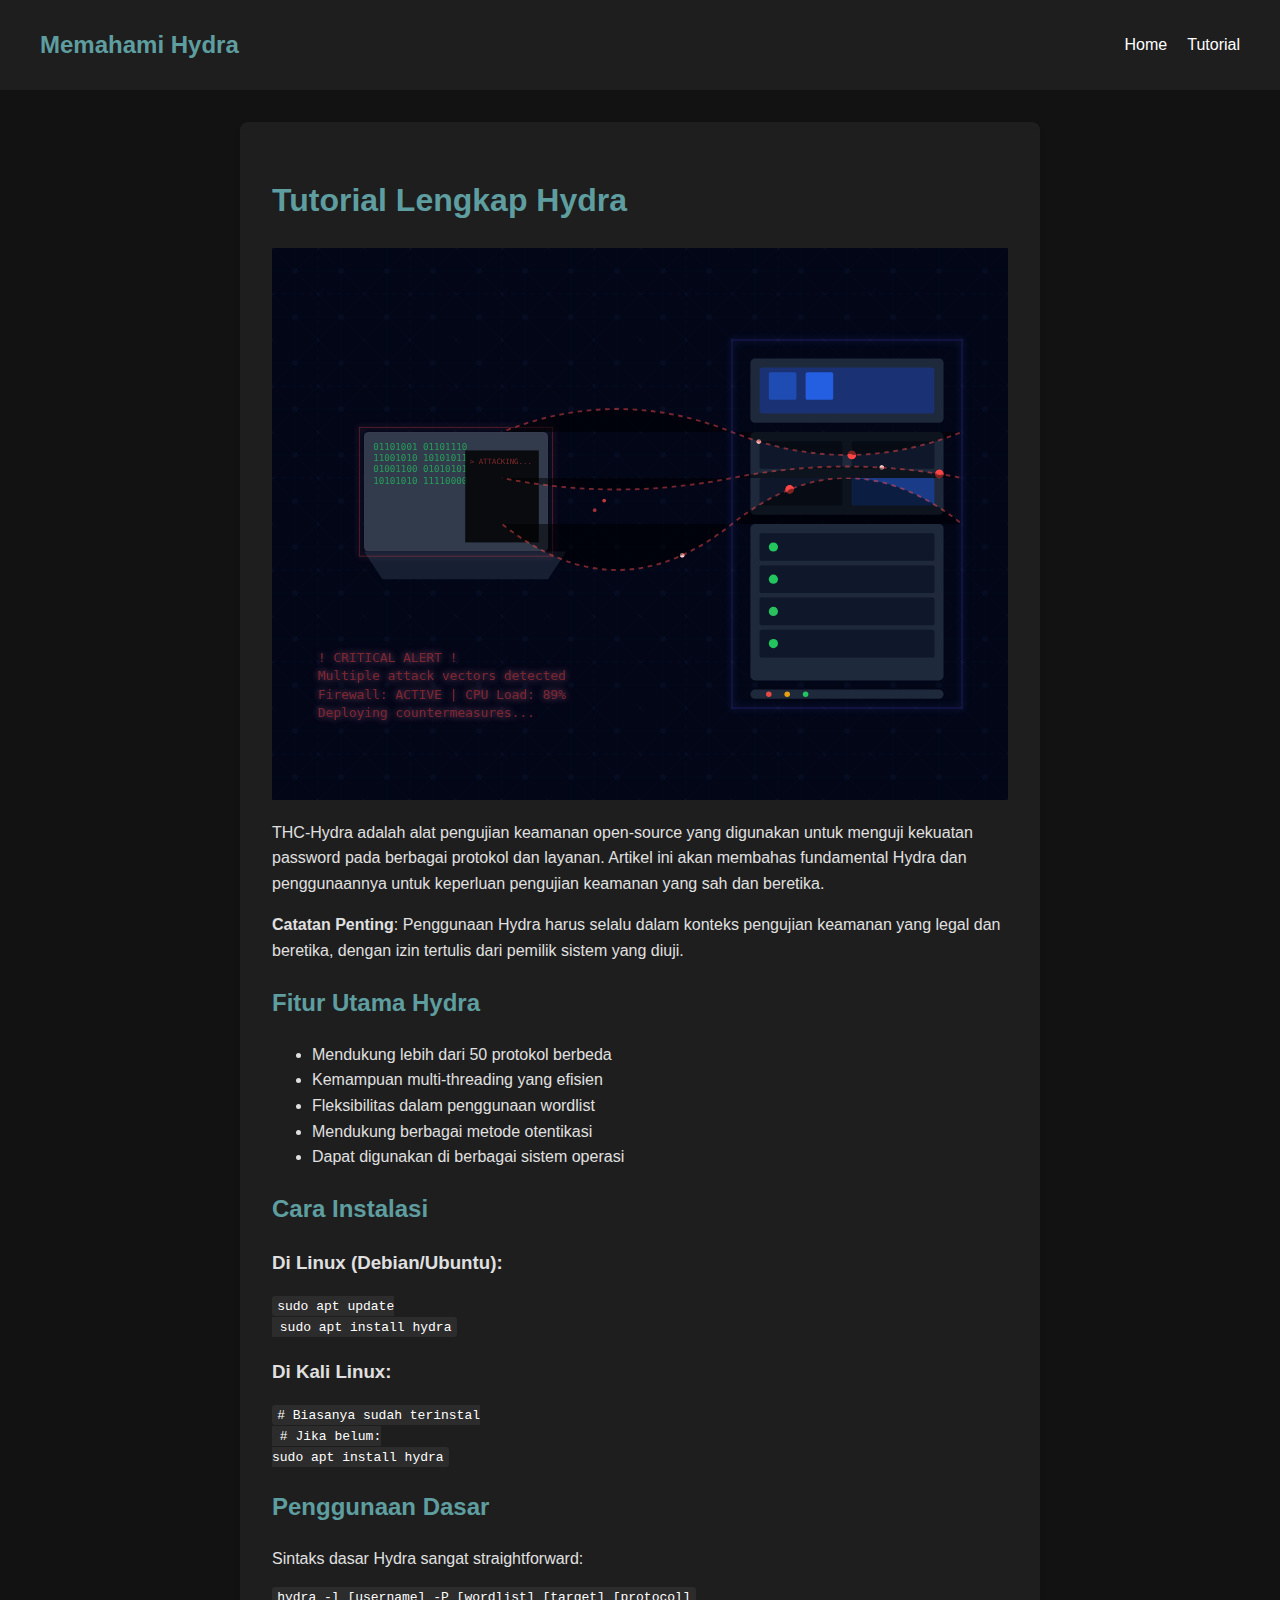
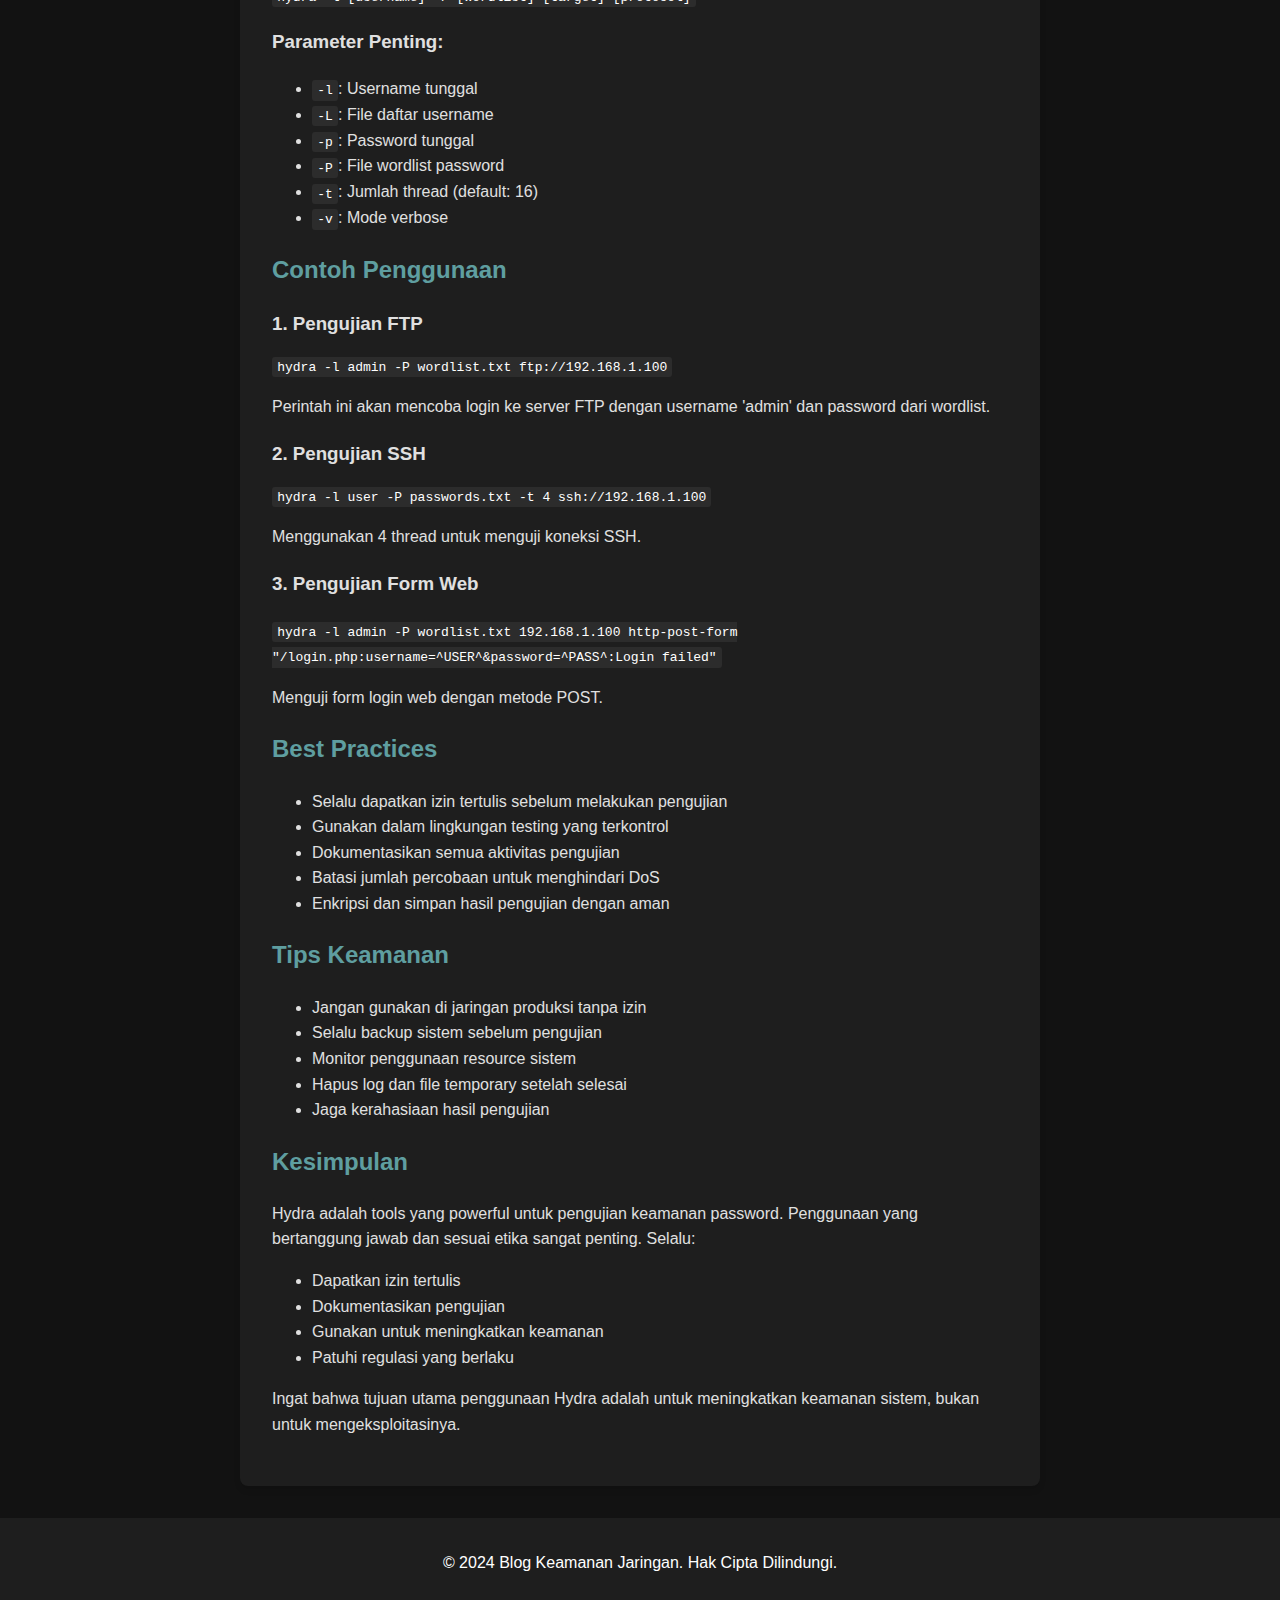
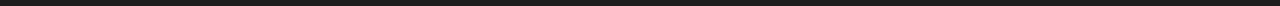
<file: hydra.html>
<!DOCTYPE html>
<html lang="id">
<head>
    <meta charset="UTF-8">
    <meta name="viewport" content="width=device-width, initial-scale=1.0">
    <title>Tutorial Hydra: Memahami Password Testing Tool</title>
    <link rel="stylesheet" href="css/hydra.css">
</head>
<body>
    <header>
        <nav>
            <div class="logo">Memahami Hydra</div>
            <ul>
                <li><a href="index.html">Home</a></li>
                <li><a href="index.html#tutorial">Tutorial</a></li>
            </ul>
        </nav>
    </header>
    
    <main>
        <article>
            <section id="pendahuluan">
                <h1 class="h1-pengenalan">Tutorial Lengkap Hydra</h1>
                <div class="vpn-image-container">
                    <img src="video/hydra.svg" alt="Ilustrasi Hydra" class="hydra-image">
                </div>
                <p>THC-Hydra adalah alat pengujian keamanan open-source yang digunakan untuk menguji kekuatan password pada berbagai protokol dan layanan. Artikel ini akan membahas fundamental Hydra dan penggunaannya untuk keperluan pengujian keamanan yang sah dan beretika.</p>
                <p><strong>Catatan Penting</strong>: Penggunaan Hydra harus selalu dalam konteks pengujian keamanan yang legal dan beretika, dengan izin tertulis dari pemilik sistem yang diuji.</p>
            </section>

            <section id="fitur-utama">
                <h2>Fitur Utama Hydra</h2>
                <ul>
                    <li>Mendukung lebih dari 50 protokol berbeda</li>
                    <li>Kemampuan multi-threading yang efisien</li>
                    <li>Fleksibilitas dalam penggunaan wordlist</li>
                    <li>Mendukung berbagai metode otentikasi</li>
                    <li>Dapat digunakan di berbagai sistem operasi</li>
                </ul>
            </section>

            <section id="instalasi">
                <h2>Cara Instalasi</h2>
                <h3>Di Linux (Debian/Ubuntu):</h3>
                <pre><code>sudo apt update
 sudo apt install hydra</code></pre>
                
                <h3>Di Kali Linux:</h3>
                <pre><code># Biasanya sudah terinstal
 # Jika belum:
sudo apt install hydra</code></pre>
            </section>

            <section id="penggunaan-dasar">
                <h2>Penggunaan Dasar</h2>
                <p>Sintaks dasar Hydra sangat straightforward:</p>
                <pre><code>hydra -l [username] -P [wordlist] [target] [protocol]</code></pre>
                
                <h3>Parameter Penting:</h3>
                <ul>
                    <li><code>-l</code>: Username tunggal</li>
                    <li><code>-L</code>: File daftar username</li>
                    <li><code>-p</code>: Password tunggal</li>
                    <li><code>-P</code>: File wordlist password</li>
                    <li><code>-t</code>: Jumlah thread (default: 16)</li>
                    <li><code>-v</code>: Mode verbose</li>
                </ul>
            </section>

            <section id="contoh-penggunaan">
                <h2>Contoh Penggunaan</h2>
                
                <h3>1. Pengujian FTP</h3>
                <pre><code>hydra -l admin -P wordlist.txt ftp://192.168.1.100</code></pre>
                <p>Perintah ini akan mencoba login ke server FTP dengan username 'admin' dan password dari wordlist.</p>
                
                <h3>2. Pengujian SSH</h3>
                <pre><code>hydra -l user -P passwords.txt -t 4 ssh://192.168.1.100</code></pre>
                <p>Menggunakan 4 thread untuk menguji koneksi SSH.</p>
                
                <h3>3. Pengujian Form Web</h3>
                <code>
                    hydra -l admin -P wordlist.txt 192.168.1.100 http-post-form <br>
                    "/login.php:username=^USER^&password=^PASS^:Login failed"
                </code>
                
                <p>Menguji form login web dengan metode POST.</p>
            </section>

            <section id="best-practices">
                <h2>Best Practices</h2>
                <ul>
                    <li>Selalu dapatkan izin tertulis sebelum melakukan pengujian</li>
                    <li>Gunakan dalam lingkungan testing yang terkontrol</li>
                    <li>Dokumentasikan semua aktivitas pengujian</li>
                    <li>Batasi jumlah percobaan untuk menghindari DoS</li>
                    <li>Enkripsi dan simpan hasil pengujian dengan aman</li>
                </ul>
            </section>

            <section id="tips-keamanan">
                <h2>Tips Keamanan</h2>
                <ul>
                    <li>Jangan gunakan di jaringan produksi tanpa izin</li>
                    <li>Selalu backup sistem sebelum pengujian</li>
                    <li>Monitor penggunaan resource sistem</li>
                    <li>Hapus log dan file temporary setelah selesai</li>
                    <li>Jaga kerahasiaan hasil pengujian</li>
                </ul>
            </section>

            <section id="kesimpulan">
                <h2>Kesimpulan</h2>
                <p>Hydra adalah tools yang powerful untuk pengujian keamanan password. Penggunaan yang bertanggung jawab dan sesuai etika sangat penting. Selalu:</p>
                <ul>
                    <li>Dapatkan izin tertulis</li>
                    <li>Dokumentasikan pengujian</li>
                    <li>Gunakan untuk meningkatkan keamanan</li>
                    <li>Patuhi regulasi yang berlaku</li>
                </ul>
                <p>Ingat bahwa tujuan utama penggunaan Hydra adalah untuk meningkatkan keamanan sistem, bukan untuk mengeksploitasinya.</p>
            </section>
        </article>
    </main>
    
    <footer>
        <p>&copy; 2024 Blog Keamanan Jaringan. Hak Cipta Dilindungi.</p>
    </footer>
</body>
</html>
</file>
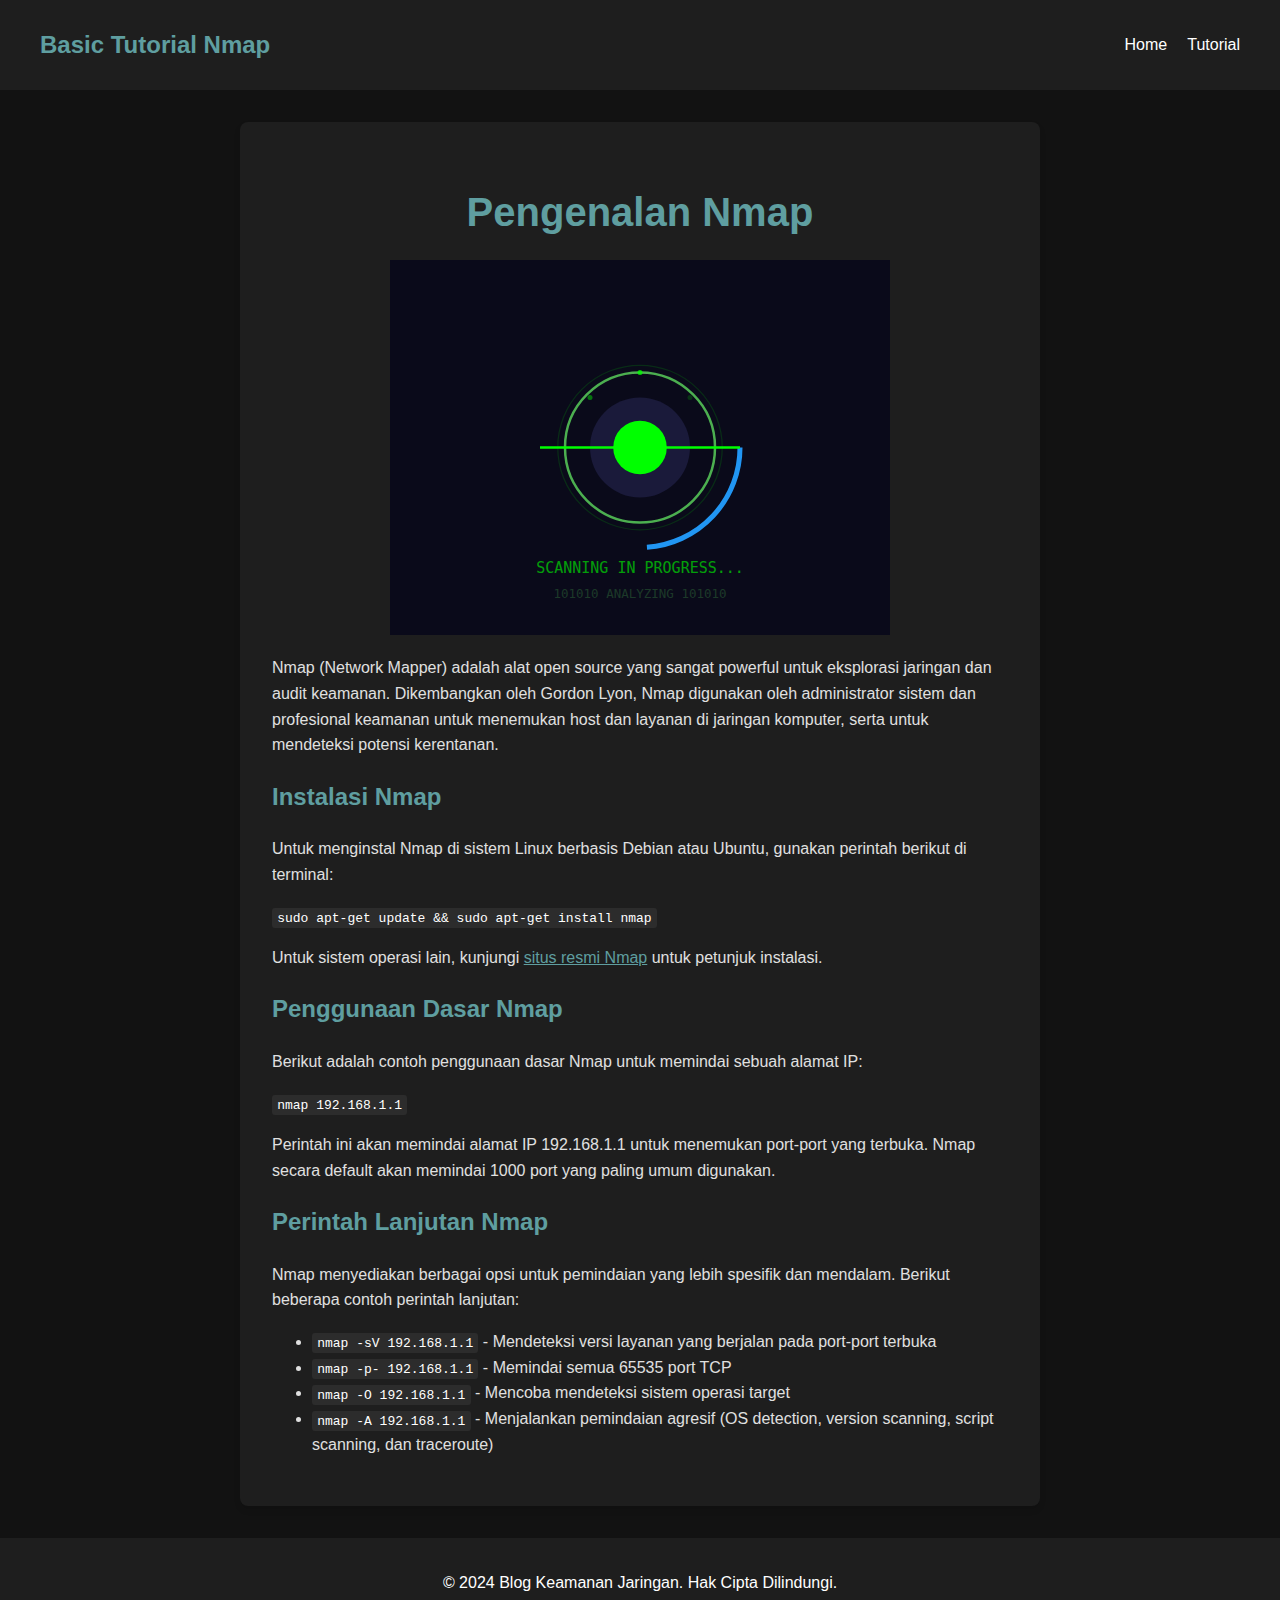
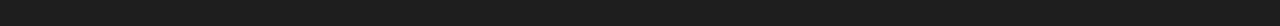
<file: nmap.html>
<!DOCTYPE html>
<html lang="id">
<head>
    <meta charset="UTF-8">
    <meta name="viewport" content="width=device-width, initial-scale=1.0">
    <title>Basic Nmap Tutorial</title>
    <link rel="stylesheet" href="css/nmap.css">
</head>
<body>
    <header>
        <nav>
            <div class="logo">Basic Tutorial Nmap</div>
            <ul>
                <li><a href="index.html">Home</a></li>
                <li><a href="index.html#tutorial">Tutorial</a></li>
            </ul>
        </nav>
    </header>
    
    <main>
        <article>
            <section id="pengenalan">
                <h1 class="h1-pengenalan">Pengenalan Nmap</h1>
                <div class="nmap-icon-container">
                    <img src="video/nmap.svg" alt="Ikon Nmap" class="nmap-icon">
                </div>
                <p>Nmap (Network Mapper) adalah alat open source yang sangat powerful untuk eksplorasi jaringan dan audit keamanan. Dikembangkan oleh Gordon Lyon, Nmap digunakan oleh administrator sistem dan profesional keamanan untuk menemukan host dan layanan di jaringan komputer, serta untuk mendeteksi potensi kerentanan.</p>
            </section>
            
            <section id="instalasi">
                <h2>Instalasi Nmap</h2>
                <p>Untuk menginstal Nmap di sistem Linux berbasis Debian atau Ubuntu, gunakan perintah berikut di terminal:</p>
                <code>sudo apt-get update && sudo apt-get install nmap</code>
                <p>Untuk sistem operasi lain, kunjungi <a href="https://nmap.org/download.html" style="color: cadetblue;">situs resmi Nmap</a> untuk petunjuk instalasi.</p>
            </section>
            
            <section id="penggunaan-dasar">
                <h2>Penggunaan Dasar Nmap</h2>
                <p>Berikut adalah contoh penggunaan dasar Nmap untuk memindai sebuah alamat IP:</p>
                <code>nmap 192.168.1.1</code>
                <p>Perintah ini akan memindai alamat IP 192.168.1.1 untuk menemukan port-port yang terbuka. Nmap secara default akan memindai 1000 port yang paling umum digunakan.</p>
            </section>
            
            <section id="perintah-lanjutan">
                <h2>Perintah Lanjutan Nmap</h2>
                <p>Nmap menyediakan berbagai opsi untuk pemindaian yang lebih spesifik dan mendalam. Berikut beberapa contoh perintah lanjutan:</p>
                <ul>
                    <li><code>nmap -sV 192.168.1.1</code> - Mendeteksi versi layanan yang berjalan pada port-port terbuka</li>
                    <li><code>nmap -p- 192.168.1.1</code> - Memindai semua 65535 port TCP</li>
                    <li><code>nmap -O 192.168.1.1</code> - Mencoba mendeteksi sistem operasi target</li>
                    <li><code>nmap -A 192.168.1.1</code> - Menjalankan pemindaian agresif (OS detection, version scanning, script scanning, dan traceroute)</li>
                </ul>
            </section>
        </article>
    </main>
    
    <footer>
        <p>&copy; 2024 Blog Keamanan Jaringan. Hak Cipta Dilindungi.</p>
    </footer>
</body>
</html>
</file>
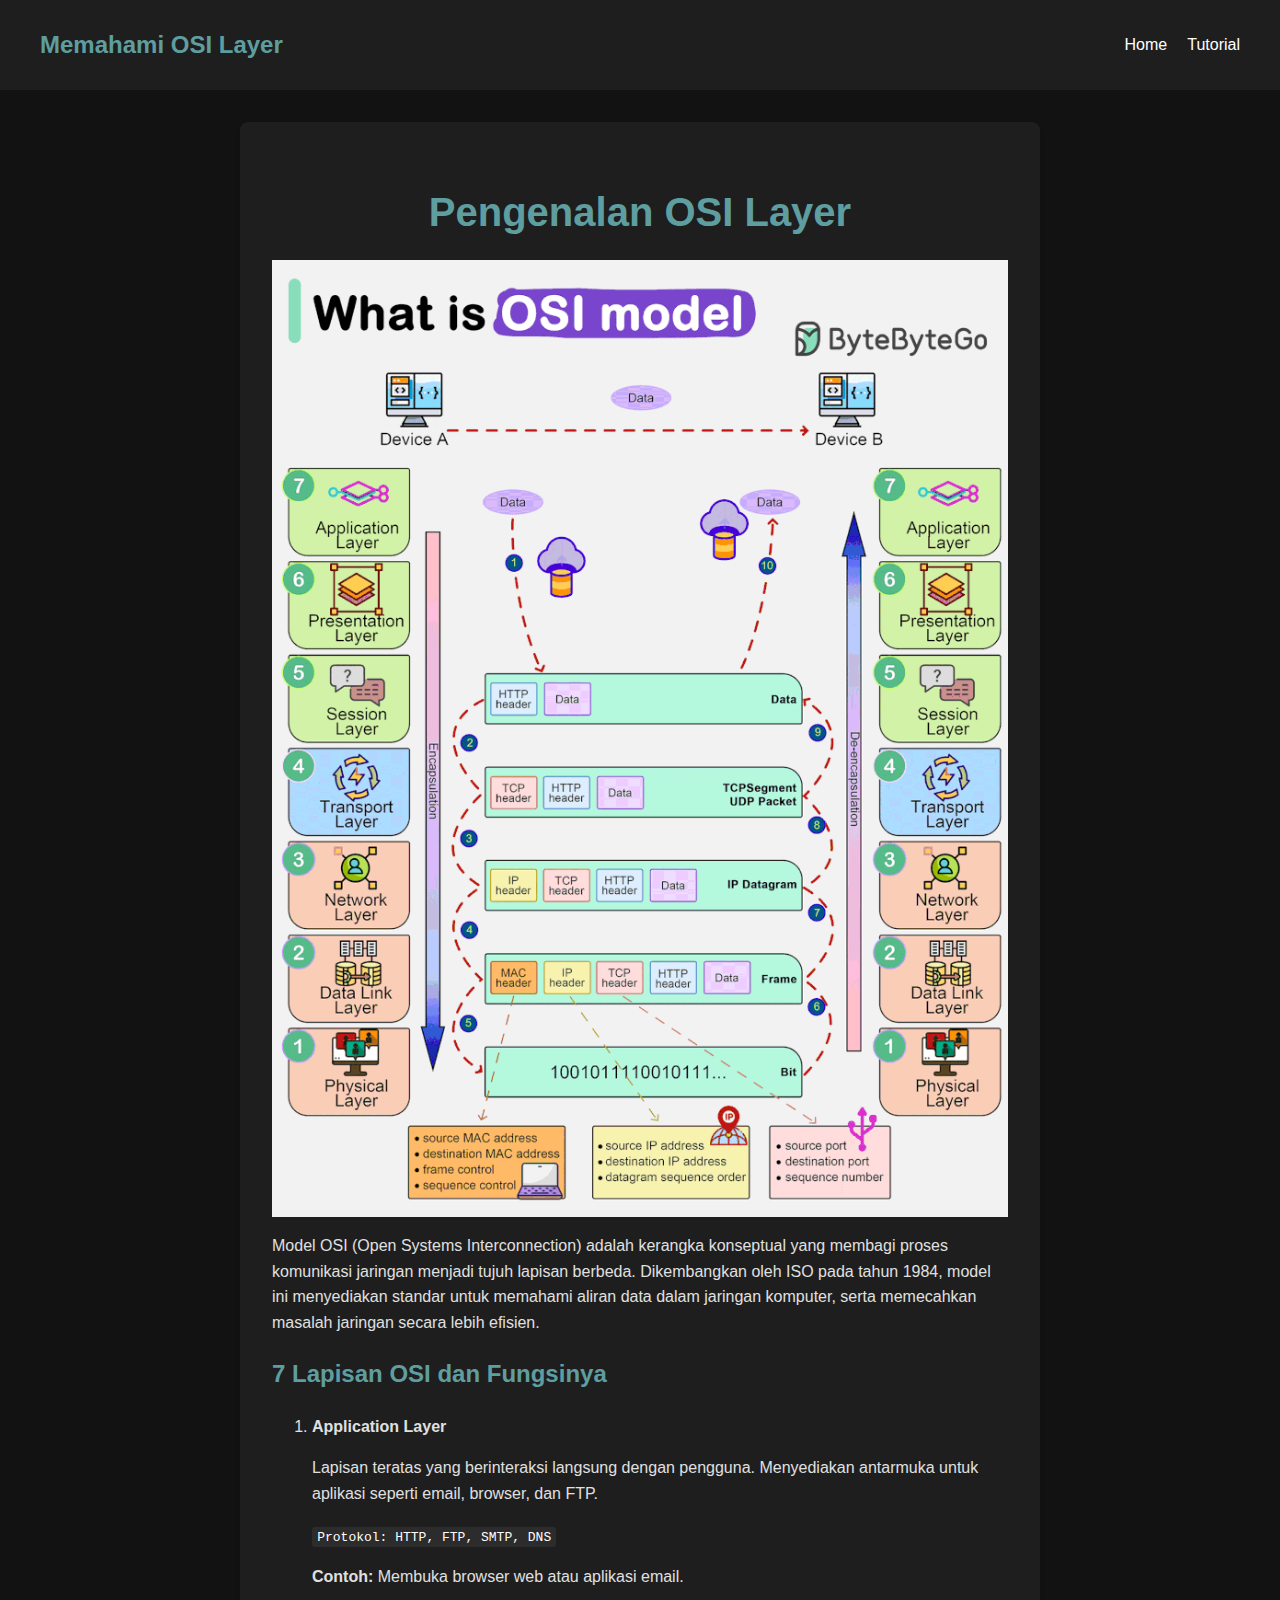
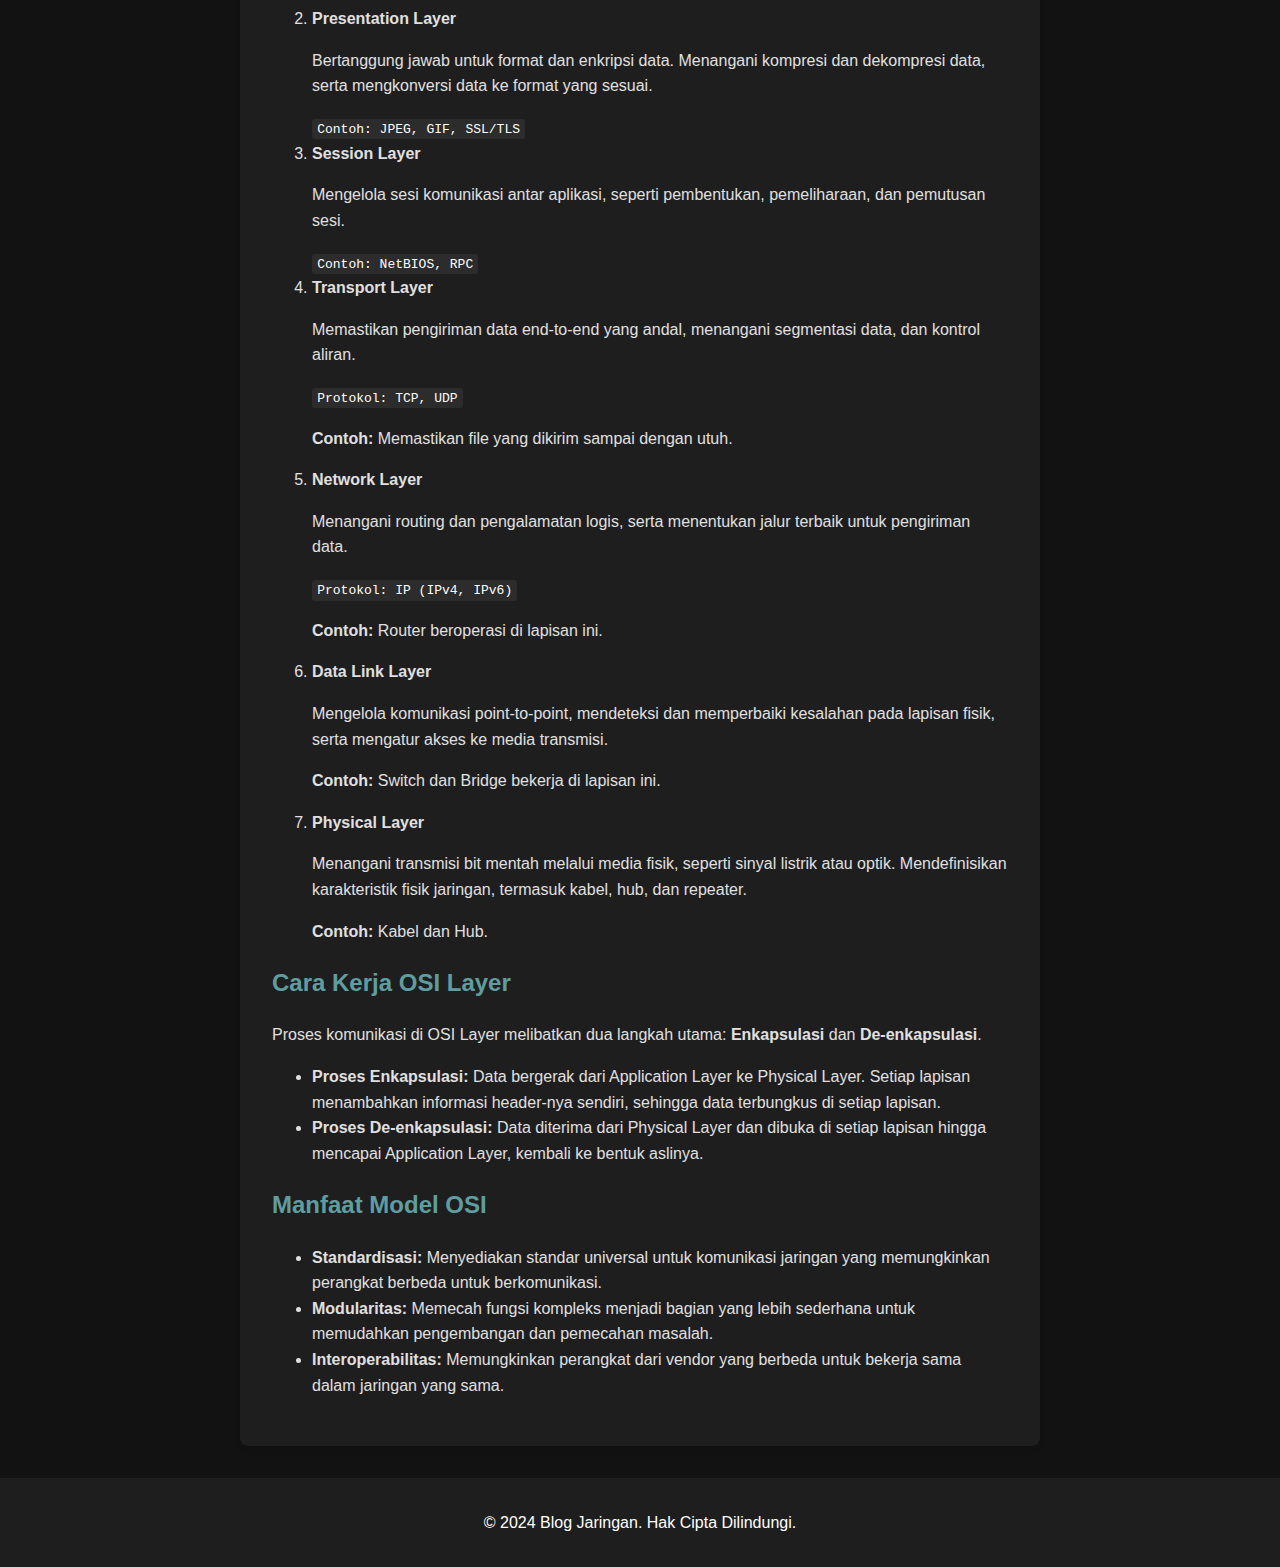
<file: osi-layer.html>
<!DOCTYPE html>
<html lang="id">
<head>
    <meta charset="UTF-8">
    <meta name="viewport" content="width=device-width, initial-scale=1.0">
    <title>Tutorial OSI Layer</title>
    <link rel="stylesheet" href="css/osi-layer.css">
</head>
<body>
    <header>
        <nav>
            <div class="logo">Memahami OSI Layer</div>
            <ul>
                <li><a href="index.html">Home</a></li>
                <li><a href="index.html#tutorial">Tutorial</a></li>
            </ul>
        </nav>
    </header>
    
    <main>
        <article>
            <section id="pengenalan">
                <h1 class="h1-pengenalan">Pengenalan OSI Layer</h1>
                <div class="gif-container">
                    <img src="video/osi-layer.gif" alt="Animasi OSI Layer" class="osi-layer-gif">
                </div>
                <p>Model OSI (Open Systems Interconnection) adalah kerangka konseptual yang membagi proses komunikasi jaringan menjadi tujuh lapisan berbeda. Dikembangkan oleh ISO pada tahun 1984, model ini menyediakan standar untuk memahami aliran data dalam jaringan komputer, serta memecahkan masalah jaringan secara lebih efisien.</p>
            </section>
            
            <section id="lapisan-osi">
                <h2>7 Lapisan OSI dan Fungsinya</h2>
                <ol>
                    <li><strong>Application Layer</strong>
                        <p>Lapisan teratas yang berinteraksi langsung dengan pengguna. Menyediakan antarmuka untuk aplikasi seperti email, browser, dan FTP.</p>
                        <code>Protokol: HTTP, FTP, SMTP, DNS</code>
                        <p><strong>Contoh:</strong> Membuka browser web atau aplikasi email.</p>
                    </li>
                    <li><strong>Presentation Layer</strong>
                        <p>Bertanggung jawab untuk format dan enkripsi data. Menangani kompresi dan dekompresi data, serta mengkonversi data ke format yang sesuai.</p>
                        <code>Contoh: JPEG, GIF, SSL/TLS</code>
                    </li>
                    <li><strong>Session Layer</strong>
                        <p>Mengelola sesi komunikasi antar aplikasi, seperti pembentukan, pemeliharaan, dan pemutusan sesi.</p>
                        <code>Contoh: NetBIOS, RPC</code>
                    </li>
                    <li><strong>Transport Layer</strong>
                        <p>Memastikan pengiriman data end-to-end yang andal, menangani segmentasi data, dan kontrol aliran.</p>
                        <code>Protokol: TCP, UDP</code>
                        <p><strong>Contoh:</strong> Memastikan file yang dikirim sampai dengan utuh.</p>
                    </li>
                    <li><strong>Network Layer</strong>
                        <p>Menangani routing dan pengalamatan logis, serta menentukan jalur terbaik untuk pengiriman data.</p>
                        <code>Protokol: IP (IPv4, IPv6)</code>
                        <p><strong>Contoh:</strong> Router beroperasi di lapisan ini.</p>
                    </li>
                    <li><strong>Data Link Layer</strong>
                        <p>Mengelola komunikasi point-to-point, mendeteksi dan memperbaiki kesalahan pada lapisan fisik, serta mengatur akses ke media transmisi.</p>
                        <p><strong>Contoh:</strong> Switch dan Bridge bekerja di lapisan ini.</p>
                    </li>
                    <li><strong>Physical Layer</strong>
                        <p>Menangani transmisi bit mentah melalui media fisik, seperti sinyal listrik atau optik. Mendefinisikan karakteristik fisik jaringan, termasuk kabel, hub, dan repeater.</p>
                        <p><strong>Contoh:</strong> Kabel dan Hub.</p>
                    </li>
                </ol>
            </section>
            
            <section id="cara-kerja">
                <h2>Cara Kerja OSI Layer</h2>
                <p>Proses komunikasi di OSI Layer melibatkan dua langkah utama: <strong>Enkapsulasi</strong> dan <strong>De-enkapsulasi</strong>.</p>
                
                <ul>
                    <li><strong>Proses Enkapsulasi:</strong> Data bergerak dari Application Layer ke Physical Layer. Setiap lapisan menambahkan informasi header-nya sendiri, sehingga data terbungkus di setiap lapisan.</li>
                    <li><strong>Proses De-enkapsulasi:</strong> Data diterima dari Physical Layer dan dibuka di setiap lapisan hingga mencapai Application Layer, kembali ke bentuk aslinya.</li>
                </ul>
            </section>
            
            <section id="manfaat">
                <h2>Manfaat Model OSI</h2>
                <ul>
                    <li><strong>Standardisasi:</strong> Menyediakan standar universal untuk komunikasi jaringan yang memungkinkan perangkat berbeda untuk berkomunikasi.</li>
                    <li><strong>Modularitas:</strong> Memecah fungsi kompleks menjadi bagian yang lebih sederhana untuk memudahkan pengembangan dan pemecahan masalah.</li>
                    <li><strong>Interoperabilitas:</strong> Memungkinkan perangkat dari vendor yang berbeda untuk bekerja sama dalam jaringan yang sama.</li>
                </ul>
            </section>
        </article>
    </main>
    
    <footer>
        <p>&copy; 2024 Blog Jaringan. Hak Cipta Dilindungi.</p>
    </footer>
</body>
</html>
</file>
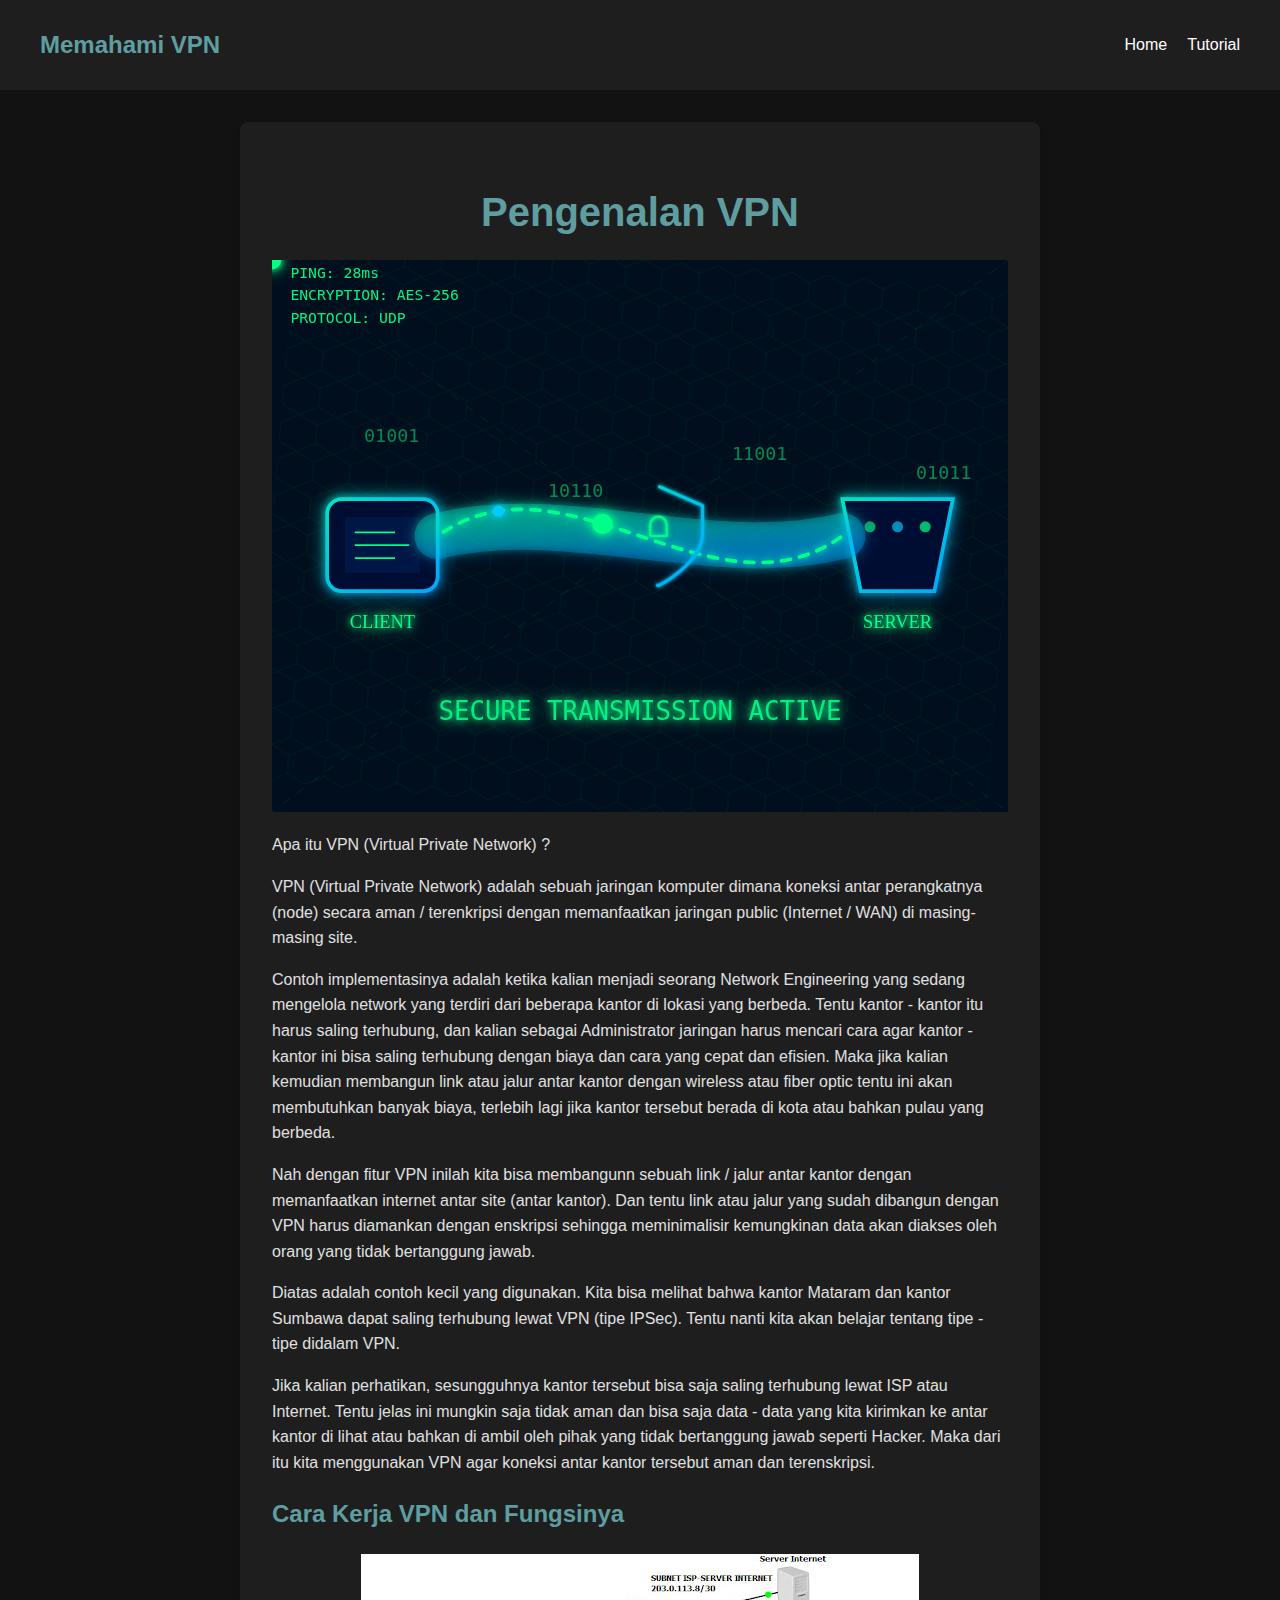
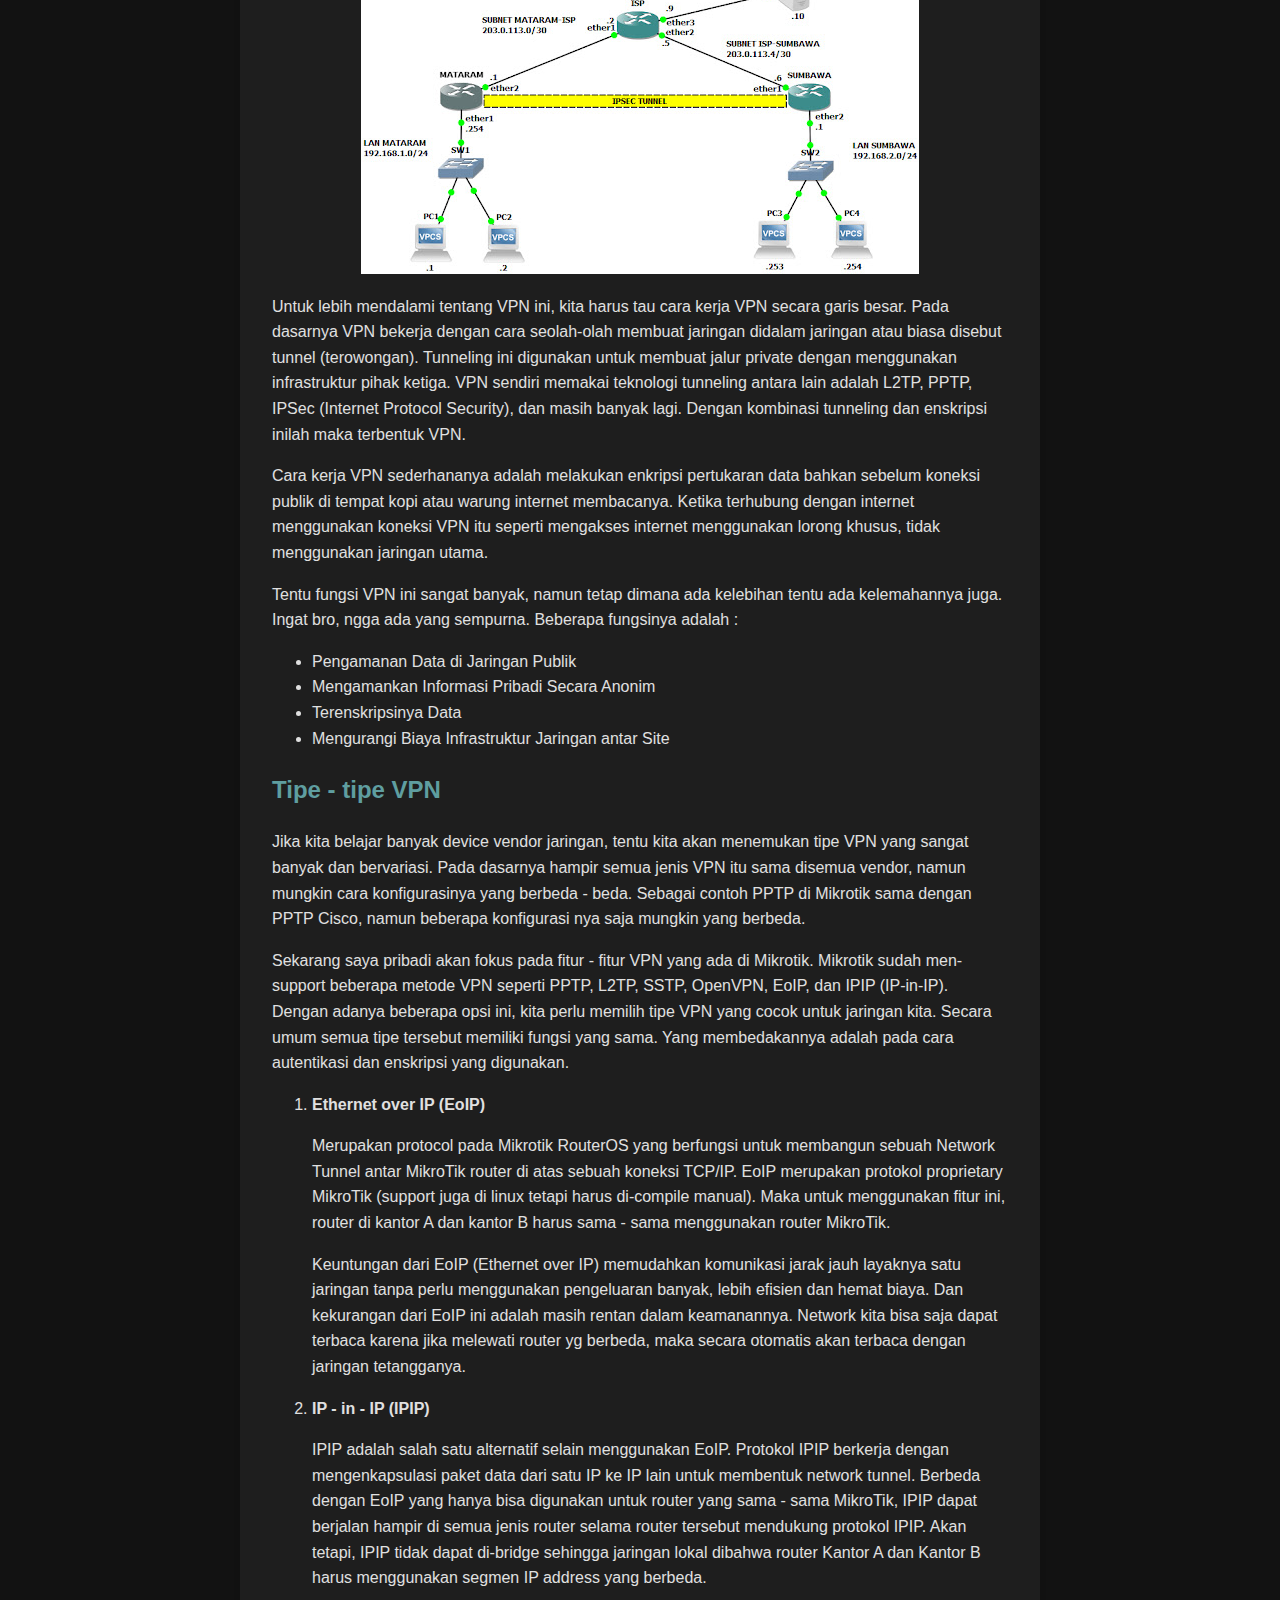
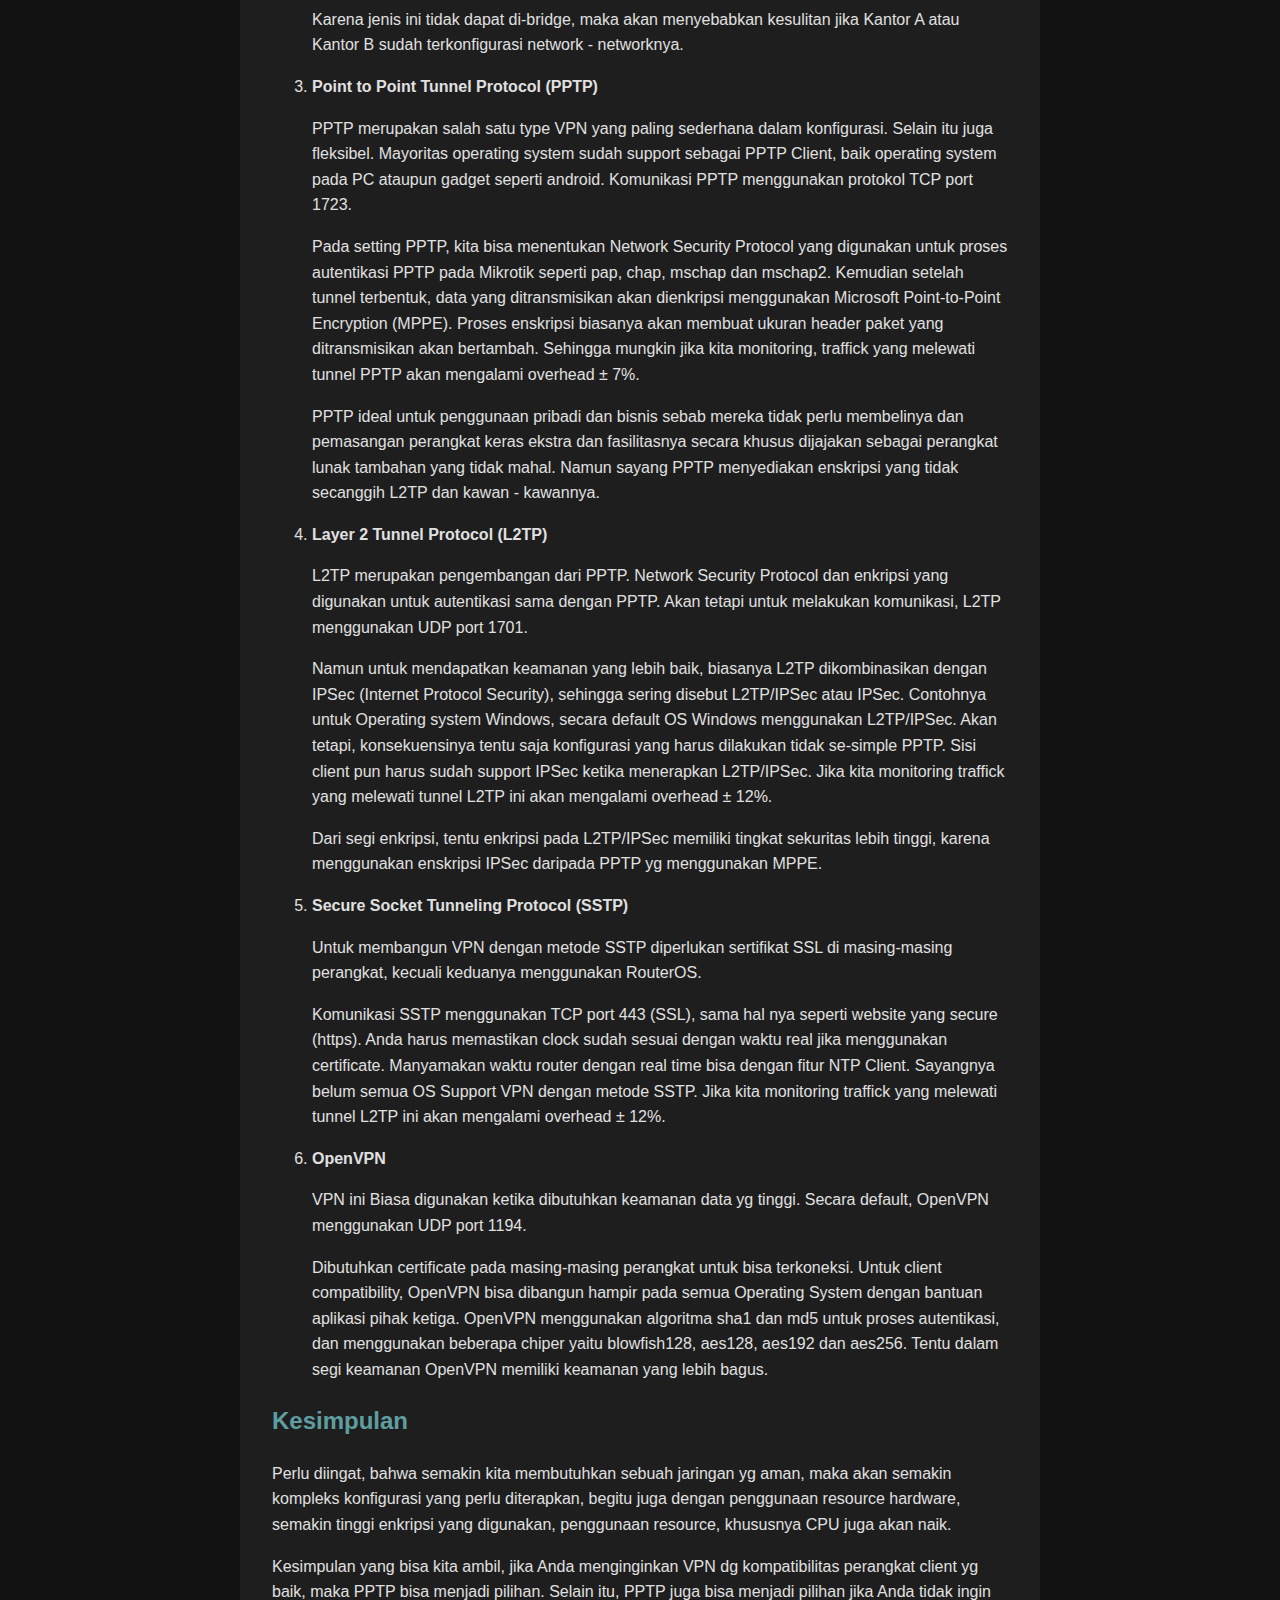
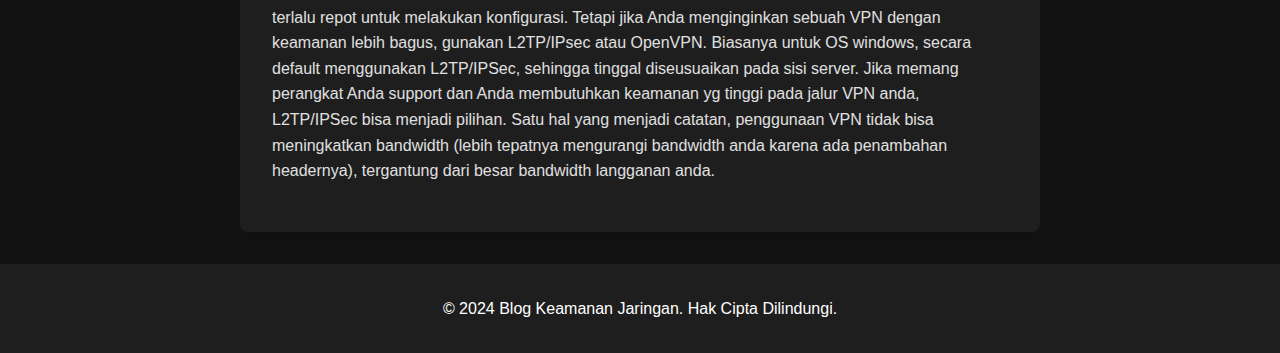
<file: vpn.html>
<!DOCTYPE html>
<html lang="id">
<head>
    <meta charset="UTF-8">
    <meta name="viewport" content="width=device-width, initial-scale=1.0">
    <title>Tutorial VPN (Virtual Private Network)</title>
    <link rel="stylesheet" href="css/vpn.css">
</head>
<body>
    <header>
        <nav>
            <div class="logo">Memahami VPN</div>
            <ul>
                <li><a href="index.html">Home</a></li>
                <li><a href="index.html#tutorial">Tutorial</a></li>
            </ul>
        </nav>
    </header>
    
    <main>
        <article>
            <section id="pengenalan">
                <h1 class="h1-pengenalan">Pengenalan VPN</h1>
                <div class="vpn-image-container">
                    <img src="video/vpn-animation-cyberpunk.svg" alt="Ilustrasi VPN" class="vpn-image">
                </div>
                <p>Apa itu VPN (Virtual Private Network) ?</p>
                <p>VPN (Virtual Private Network) adalah sebuah jaringan komputer dimana koneksi antar perangkatnya (node) secara aman / terenkripsi dengan memanfaatkan jaringan public (Internet / WAN) di masing-masing site.</p>

                <p>Contoh implementasinya adalah ketika kalian menjadi seorang Network Engineering yang sedang mengelola network yang terdiri dari beberapa kantor di lokasi yang berbeda. Tentu kantor - kantor itu harus saling terhubung, dan kalian sebagai Administrator jaringan harus mencari cara agar kantor - kantor ini bisa saling terhubung dengan biaya dan cara yang cepat dan efisien. Maka jika kalian kemudian membangun link atau jalur antar kantor dengan wireless atau fiber optic tentu ini akan membutuhkan banyak biaya, terlebih lagi jika kantor tersebut berada di kota atau bahkan pulau yang berbeda.</p>

                <p>Nah dengan fitur VPN inilah kita bisa membangunn sebuah link / jalur antar kantor dengan memanfaatkan internet antar site (antar kantor). Dan tentu link atau jalur yang sudah dibangun dengan VPN harus diamankan dengan enskripsi sehingga meminimalisir kemungkinan data akan diakses oleh orang yang tidak bertanggung jawab.</p>

                <p>Diatas adalah contoh kecil yang digunakan. Kita bisa melihat bahwa kantor Mataram dan kantor Sumbawa dapat saling terhubung lewat VPN (tipe IPSec). Tentu nanti kita akan belajar tentang tipe - tipe didalam VPN.</p>

                <p>Jika kalian perhatikan, sesungguhnya kantor tersebut bisa saja saling terhubung lewat ISP atau Internet. Tentu jelas ini mungkin saja tidak aman dan bisa saja data - data yang kita kirimkan ke antar kantor di lihat atau bahkan di ambil oleh pihak yang tidak bertanggung jawab seperti Hacker. Maka dari itu kita menggunakan VPN agar koneksi antar kantor tersebut aman dan terenskripsi.</p>
            </section>

            <section id="cara-kerja">
                <h2>Cara Kerja VPN dan Fungsinya</h2>
                <div class="vpn-image-container">
                    <img src="img/vpn/kerja pada kantoran.jpg" alt="Ilustrasi VPN" class="vpn-image">
                </div>
                <p>Untuk lebih mendalami tentang VPN ini, kita harus tau cara kerja VPN secara garis besar. Pada dasarnya VPN bekerja dengan cara seolah-olah membuat jaringan didalam jaringan atau biasa disebut tunnel (terowongan). Tunneling ini digunakan untuk membuat jalur private dengan menggunakan infrastruktur pihak ketiga. VPN sendiri memakai teknologi tunneling antara lain adalah L2TP, PPTP, IPSec (Internet Protocol Security), dan masih banyak lagi. Dengan kombinasi tunneling dan enskripsi inilah maka terbentuk VPN.</p>

                <p>Cara kerja VPN sederhananya adalah melakukan enkripsi pertukaran data bahkan sebelum koneksi publik di tempat kopi atau warung internet membacanya. Ketika terhubung dengan internet menggunakan koneksi VPN itu seperti mengakses internet menggunakan lorong khusus, tidak menggunakan jaringan utama.</p>

                <p>Tentu fungsi VPN ini sangat banyak, namun tetap dimana ada kelebihan tentu ada kelemahannya juga. Ingat bro, ngga ada yang sempurna. Beberapa fungsinya adalah :</p>
                <ul>
                    <li>Pengamanan Data di Jaringan Publik</li>
                    <li>Mengamankan Informasi Pribadi Secara Anonim</li>
                    <li>Terenskripsinya Data</li>
                    <li>Mengurangi Biaya Infrastruktur Jaringan antar Site</li>
                </ul>
            </section>

            <section id="tipe-vpn">
                <h2>Tipe - tipe VPN</h2>
                <p>Jika kita belajar banyak device vendor jaringan, tentu kita akan menemukan tipe VPN yang sangat banyak dan bervariasi. Pada dasarnya hampir semua jenis VPN itu sama disemua vendor, namun mungkin cara konfigurasinya yang berbeda - beda. Sebagai contoh PPTP di Mikrotik sama dengan PPTP Cisco, namun beberapa konfigurasi nya saja mungkin yang berbeda.</p>

                <p>Sekarang saya pribadi akan fokus pada fitur - fitur VPN yang ada di Mikrotik. Mikrotik sudah men-support beberapa metode VPN seperti PPTP, L2TP, SSTP, OpenVPN, EoIP, dan IPIP (IP-in-IP). Dengan adanya beberapa opsi ini, kita perlu memilih tipe VPN yang cocok untuk jaringan kita. Secara umum semua tipe tersebut memiliki fungsi yang sama. Yang membedakannya adalah pada cara autentikasi dan enskripsi yang digunakan.</p>

                <ol>
                    <li><strong>Ethernet over IP (EoIP)</strong>
                        <p>Merupakan protocol pada Mikrotik RouterOS yang berfungsi untuk membangun sebuah Network Tunnel antar MikroTik router di atas sebuah koneksi TCP/IP. EoIP merupakan protokol proprietary MikroTik (support juga di linux tetapi harus di-compile manual). Maka untuk menggunakan fitur ini, router di kantor A dan kantor B harus sama - sama menggunakan router MikroTik.</p>
                        <p>Keuntungan dari EoIP (Ethernet over IP) memudahkan komunikasi jarak jauh layaknya satu jaringan tanpa perlu menggunakan pengeluaran banyak, lebih efisien dan hemat biaya. Dan kekurangan dari EoIP ini adalah masih rentan dalam keamanannya. Network kita bisa saja dapat terbaca karena jika melewati router yg berbeda, maka secara otomatis akan terbaca dengan jaringan tetangganya.</p>
                    </li>
                    <li><strong>IP - in - IP (IPIP)</strong>
                        <p>IPIP adalah salah satu alternatif selain menggunakan EoIP. Protokol IPIP berkerja dengan mengenkapsulasi paket data dari satu IP ke IP lain untuk membentuk network tunnel. Berbeda dengan EoIP yang hanya bisa digunakan untuk router yang sama - sama MikroTik, IPIP dapat berjalan hampir di semua jenis router selama router tersebut mendukung protokol IPIP. Akan tetapi, IPIP tidak dapat di-bridge sehingga jaringan lokal dibahwa router Kantor A dan Kantor B harus menggunakan segmen IP address yang berbeda.</p>
                        <p>Karena jenis ini tidak dapat di-bridge, maka akan menyebabkan kesulitan jika Kantor A atau Kantor B sudah terkonfigurasi network - networknya.</p>
                    </li>
                    <li><strong>Point to Point Tunnel Protocol (PPTP)</strong>
                        <p>PPTP merupakan salah satu type VPN yang paling sederhana dalam konfigurasi. Selain itu juga fleksibel. Mayoritas operating system sudah support sebagai PPTP Client, baik operating system pada PC ataupun gadget seperti android. Komunikasi PPTP menggunakan protokol TCP port 1723.</p>
                        <p>Pada setting PPTP, kita bisa menentukan Network Security Protocol yang digunakan untuk proses autentikasi PPTP pada Mikrotik seperti pap, chap, mschap dan mschap2. Kemudian setelah tunnel terbentuk, data yang ditransmisikan akan dienkripsi menggunakan Microsoft Point-to-Point Encryption (MPPE). Proses enskripsi biasanya akan membuat ukuran header paket yang ditransmisikan akan bertambah. Sehingga mungkin jika kita monitoring, traffick yang melewati tunnel PPTP akan mengalami overhead ± 7%.</p>
                        <p>PPTP ideal untuk penggunaan pribadi dan bisnis sebab mereka tidak perlu membelinya dan pemasangan perangkat keras ekstra dan fasilitasnya secara khusus dijajakan sebagai perangkat lunak tambahan yang tidak mahal. Namun sayang PPTP menyediakan enskripsi yang tidak secanggih L2TP dan kawan - kawannya.</p>
                    </li>
                    <li><strong>Layer 2 Tunnel Protocol (L2TP)</strong>
                        <p>L2TP merupakan pengembangan dari PPTP. Network Security Protocol dan enkripsi yang digunakan untuk autentikasi sama dengan PPTP. Akan tetapi untuk melakukan komunikasi, L2TP menggunakan UDP port 1701.</p>
                        <p>Namun untuk mendapatkan keamanan yang lebih baik, biasanya L2TP dikombinasikan dengan IPSec (Internet Protocol Security), sehingga sering disebut L2TP/IPSec atau IPSec. Contohnya untuk Operating system Windows, secara default OS Windows menggunakan L2TP/IPSec. Akan tetapi, konsekuensinya tentu saja konfigurasi yang harus dilakukan tidak se-simple PPTP. Sisi client pun harus sudah support IPSec ketika menerapkan L2TP/IPSec. Jika kita monitoring traffick yang melewati tunnel L2TP ini akan mengalami overhead ± 12%.</p>
                        <p>Dari segi enkripsi, tentu enkripsi pada L2TP/IPSec memiliki tingkat sekuritas lebih tinggi, karena menggunakan enskripsi IPSec daripada PPTP yg menggunakan MPPE.</p>
                    </li>
                    <li><strong>Secure Socket Tunneling Protocol (SSTP)</strong>
                        <p>Untuk membangun VPN dengan metode SSTP diperlukan sertifikat SSL di masing-masing perangkat, kecuali keduanya menggunakan RouterOS.</p>
                        <p>Komunikasi SSTP menggunakan TCP port 443 (SSL), sama hal nya seperti website yang secure (https). Anda harus memastikan clock sudah sesuai dengan waktu real jika menggunakan certificate. Manyamakan waktu router dengan real time bisa dengan fitur NTP Client. Sayangnya belum semua OS Support VPN dengan metode SSTP. Jika kita monitoring traffick yang melewati tunnel L2TP ini akan mengalami overhead ± 12%.</p>
                    </li>
                    <li><strong>OpenVPN</strong>
                        <p>VPN ini Biasa digunakan ketika dibutuhkan keamanan data yg tinggi. Secara default, OpenVPN menggunakan UDP port 1194.</p>
                        <p>Dibutuhkan certificate pada masing-masing perangkat untuk bisa terkoneksi. Untuk client compatibility, OpenVPN bisa dibangun hampir pada semua Operating System dengan bantuan aplikasi pihak ketiga. OpenVPN menggunakan algoritma sha1 dan md5 untuk proses autentikasi, dan menggunakan beberapa chiper yaitu blowfish128, aes128, aes192 dan aes256. Tentu dalam segi keamanan OpenVPN memiliki keamanan yang lebih bagus.</p>
                    </li>
                </ol>
            </section>

            <section id="kesimpulan">
                <h2>Kesimpulan</h2>
                <p>Perlu diingat, bahwa semakin kita membutuhkan sebuah jaringan yg aman, maka akan semakin kompleks konfigurasi yang perlu diterapkan, begitu juga dengan penggunaan resource hardware, semakin tinggi enkripsi yang digunakan, penggunaan resource, khususnya CPU juga akan naik.</p>
                <p>Kesimpulan yang bisa kita ambil, jika Anda menginginkan VPN dg kompatibilitas perangkat client yg baik, maka PPTP bisa menjadi pilihan. Selain itu, PPTP juga bisa menjadi pilihan jika Anda tidak ingin terlalu repot untuk melakukan konfigurasi. Tetapi jika Anda menginginkan sebuah VPN dengan keamanan lebih bagus, gunakan L2TP/IPsec atau OpenVPN. Biasanya untuk OS windows, secara default menggunakan L2TP/IPSec, sehingga tinggal diseusuaikan pada sisi server. Jika memang perangkat Anda support dan Anda membutuhkan keamanan yg tinggi pada jalur VPN anda, L2TP/IPSec bisa menjadi pilihan. Satu hal yang menjadi catatan, penggunaan VPN tidak bisa meningkatkan bandwidth (lebih tepatnya mengurangi bandwidth anda karena ada penambahan headernya), tergantung dari besar bandwidth langganan anda.</p>
            </section>
        </article>
    </main>
    
    <footer>
        <p>&copy; 2024 Blog Keamanan Jaringan. Hak Cipta Dilindungi.</p>
    </footer>
</body>
</html>
</file>
<file: css/hydra.css>
body {
    font-family: 'Open Sans', Arial, Helvetica, sans-serif;
    line-height: 1.6;
    margin: 0;
    padding: 0;
    background-color: #121212;
    color: #e0e0e0;
}
header {
    background-color: #1e1e1e;
    color: #fff;
    padding: 1rem;
    position: sticky;
    top: 0;
    z-index: 1000;
}
nav {
    display: flex;
    justify-content: space-between;
    align-items: center;
    max-width: 1200px;
    margin: 0 auto;
}
.logo {
    font-size: 1.5rem;
    font-weight: bold;
    color: cadetblue;
}
nav ul {
    list-style-type: none;
    padding: 0;
    display: flex;
}
nav ul li {
    margin-left: 20px;
}
nav ul li a {
    color: #fff;
    text-decoration: none;
    transition: color 0.3s ease;
}
nav ul li a:hover {
    color: cadetblue;
}
main {
    max-width: 800px;
    margin: 2rem auto;
    padding: 0 1rem;
}
article {
    background-color: #1e1e1e;
    padding: 2rem;
    margin-bottom: 2rem;
    border-radius: 8px;
    box-shadow: 0 4px 6px rgba(0, 0, 0, 0.1);
}
h1, h2 {
    color: cadetblue;
}
code {
    background-color: #2c2c2c;
    color: white;
    padding: 0.2em 0.4em;
    border-radius: 3px;
    font-family: monospace;
}
footer {
    background-color: #1e1e1e;
    color: #fff;
    text-align: center;
    padding: 1rem;
    margin-top: 2rem;
}
@media (max-width: 600px) {
    nav {
        flex-direction: column;
    }
    nav ul {
        margin-top: 1rem;
    }
    nav ul li {
        margin: 0 10px;
    }
}

.vpn-image-container {
    display: flex;
    justify-content: center; /* Mengatur konten di tengah secara horizontal */
    align-items: center; /* Mengatur konten di tengah secara vertikal (jika diperlukan) */
    margin-bottom: 20px;
}
.vpn-image {
    max-width: 100%; /* Memastikan gambar tidak melebihi lebar kontainer */
    height: auto; /* Mempertahankan rasio aspek gambar */
}
</file>
<file: css/nmap.css>
body {
    font-family: 'Open Sans', Arial, Helvetica, sans-serif;
    line-height: 1.6;
    margin: 0;
    padding: 0;
    background-color: #121212;
    color: #e0e0e0;
}
header {
    background-color: #1e1e1e;
    color: #fff;
    padding: 1rem;
    position: sticky;
    top: 0;
    z-index: 1000;
}
nav {
    display: flex;
    justify-content: space-between;
    align-items: center;
    max-width: 1200px;
    margin: 0 auto;
}
.logo {
    font-size: 1.5rem;
    font-weight: bold;
    color: cadetblue;
}
nav ul {
    list-style-type: none;
    padding: 0;
    display: flex;
}
nav ul li {
    margin-left: 20px;
}
nav ul li a {
    color: #fff;
    text-decoration: none;
    transition: color 0.3s ease;
}
nav ul li a:hover {
    color: cadetblue;
}
main {
    max-width: 800px;
    margin: 2rem auto;
    padding: 0 1rem;
}
article {
    background-color: #1e1e1e;
    padding: 2rem;
    margin-bottom: 2rem;
    border-radius: 8px;
    box-shadow: 0 4px 6px rgba(0, 0, 0, 0.1);
}
h1, h2 {
    color: cadetblue;
}
code {
    background-color: #2c2c2c;
    color: white;
    padding: 0.2em 0.4em;
    border-radius: 3px;
    font-family: monospace;
}
footer {
    background-color: #1e1e1e;
    color: #fff;
    text-align: center;
    padding: 1rem;
    margin-top: 2rem;
}
@media (max-width: 600px) {
    nav {
        flex-direction: column;
    }
    nav ul {
        margin-top: 1rem;
    }
    nav ul li {
        margin: 0 10px;
    }
}

.nmap-icon-container {
    display: flex;
    justify-content: center;
    margin-bottom: 20px;
}
.nmap-icon {
    width: 500px;   
    height: auto;
}

.h1-pengenalan {
    text-align: center;
    font-size: 2.5rem;
    margin-bottom: 1rem;
}
</file>
<file: css/osi-layer.css>
body {
    font-family: 'Open Sans', Arial, Helvetica, sans-serif;
    line-height: 1.6;
    margin: 0;
    padding: 0;
    background-color: #121212;
    color: #e0e0e0;
}
header {
    background-color: #1e1e1e;
    color: #fff;
    padding: 1rem;
    position: sticky;
    top: 0;
    z-index: 1000;
}
nav {
    display: flex;
    justify-content: space-between;
    align-items: center;
    max-width: 1200px;
    margin: 0 auto;
}
.logo {
    font-size: 1.5rem;
    font-weight: bold;
    color: cadetblue;
}
nav ul {
    list-style-type: none;
    padding: 0;
    display: flex;
}
nav ul li {
    margin-left: 20px;
}
nav ul li a {
    color: #fff;
    text-decoration: none;
    transition: color 0.3s ease;
}
nav ul li a:hover {
    color: cadetblue;
}
main {
    max-width: 800px;
    margin: 2rem auto;
    padding: 0 1rem;
}
article {
    background-color: #1e1e1e;
    padding: 2rem;
    margin-bottom: 2rem;
    border-radius: 8px;
    box-shadow: 0 4px 6px rgba(0, 0, 0, 0.1);
}
h1, h2 {
    color: cadetblue;
}
code {
    background-color: #2c2c2c;
    color: white;
    padding: 0.2em 0.4em;
    border-radius: 3px;
    font-family: monospace;
}
footer {
    background-color: #1e1e1e;
    color: #fff;
    text-align: center;
    padding: 1rem;
    margin-top: 2rem;
}
@media (max-width: 600px) {
    nav {
        flex-direction: column;
    }
    nav ul {
        margin-top: 1rem;
    }
    nav ul li {
        margin: 0 10px;
    }
}

.h1-pengenalan {
    text-align: center;
    font-size: 2.5rem;
    margin-bottom: 1rem;
}

.gif-container {
    max-width: 100%;
    overflow: hidden;
}
.osi-layer-gif {
    width: 100%;
    height: auto;
    display: block;
    margin: 0 auto;
}
</file>
<file: css/vpn.css>
body {
    font-family: 'Open Sans', Arial, Helvetica, sans-serif;
    line-height: 1.6;
    margin: 0;
    padding: 0;
    background-color: #121212;
    color: #e0e0e0;
}
header {
    background-color: #1e1e1e;
    color: #fff;
    padding: 1rem;
    position: sticky;
    top: 0;
    z-index: 1000;
}
nav {
    display: flex;
    justify-content: space-between;
    align-items: center;
    max-width: 1200px;
    margin: 0 auto;
}
.logo {
    font-size: 1.5rem;
    font-weight: bold;
    color: cadetblue;
}
nav ul {
    list-style-type: none;
    padding: 0;
    display: flex;
}
nav ul li {
    margin-left: 20px;
}
nav ul li a {
    color: #fff;
    text-decoration: none;
    transition: color 0.3s ease;
}
nav ul li a:hover {
    color: cadetblue;
}
main {
    max-width: 800px;
    margin: 2rem auto;
    padding: 0 1rem;
}
article {
    background-color: #1e1e1e;
    padding: 2rem;
    margin-bottom: 2rem;
    border-radius: 8px;
    box-shadow: 0 4px 6px rgba(0, 0, 0, 0.1);
}
h1, h2 {
    color: cadetblue;
}
code {
    background-color: #2c2c2c;
    color: white;
    padding: 0.2em 0.4em;
    border-radius: 3px;
    font-family: monospace;
}
footer {
    background-color: #1e1e1e;
    color: #fff;
    text-align: center;
    padding: 1rem;
    margin-top: 2rem;
}
@media (max-width: 600px) {
    nav {
        flex-direction: column;
    }
    nav ul {
        margin-top: 1rem;
    }
    nav ul li {
        margin: 0 10px;
    }
}

.vpn-icon-container {
    display: flex;
    justify-content: center;
    margin-bottom: 20px;
}
.vpn-icon {
    width: 500px;   
    height: auto;
}

.h1-pengenalan {
    text-align: center;
    font-size: 2.5rem;
    margin-bottom: 1rem;
}

.vpn-image-container {
    display: flex;
    justify-content: center; /* Mengatur konten di tengah secara horizontal */
    align-items: center; /* Mengatur konten di tengah secara vertikal (jika diperlukan) */
    margin-bottom: 20px;
}

.vpn-image {
    max-width: 100%; /* Memastikan gambar tidak melebihi lebar kontainer */
    height: auto; /* Mempertahankan rasio aspek gambar */
}
</file>
